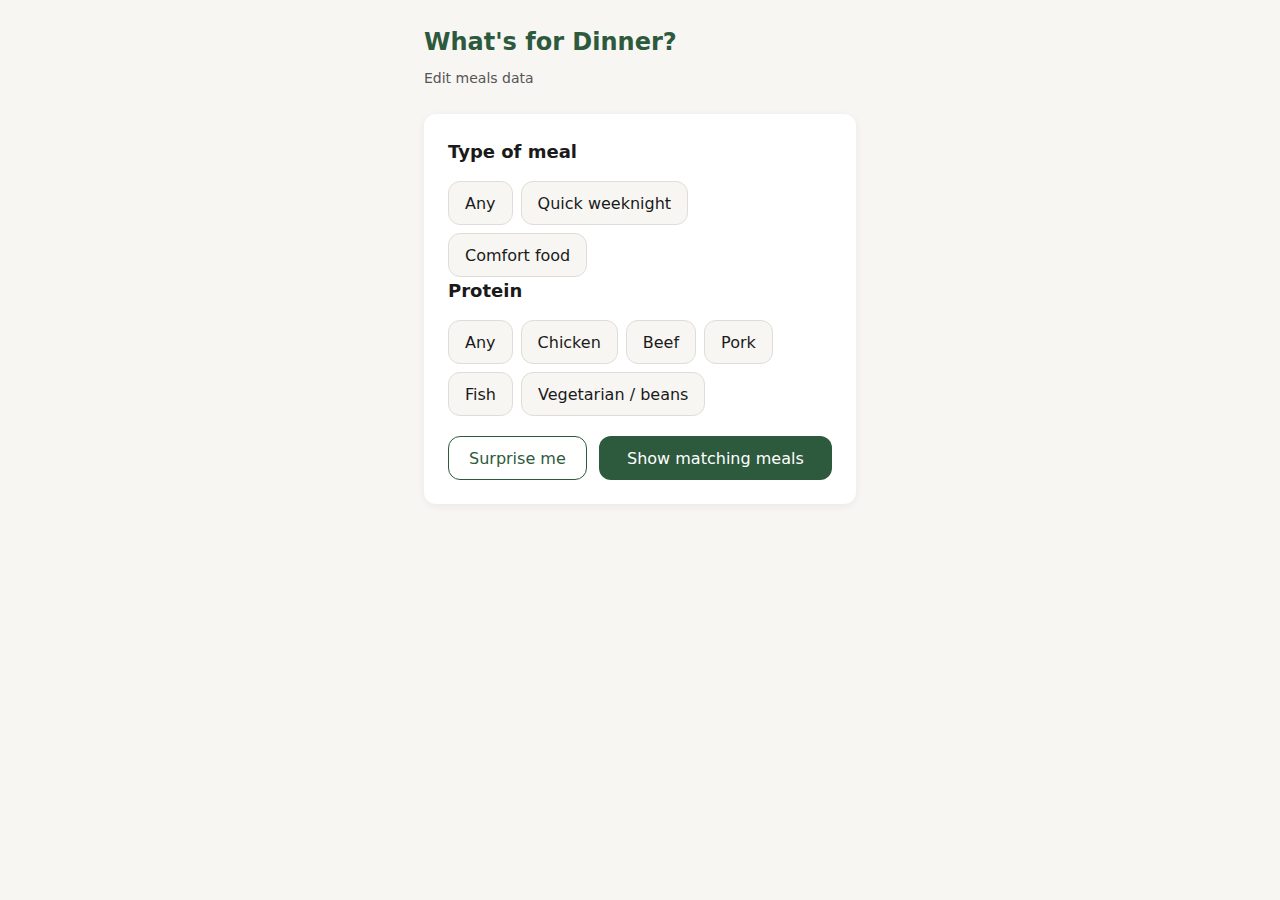
<file: index.html>
<!DOCTYPE html>
<html lang="en">
<head>
  <meta charset="UTF-8">
  <meta name="viewport" content="width=device-width, initial-scale=1.0">
  <title>What's for Dinner?</title>
  <link rel="stylesheet" href="css/style.css">
</head>
<body>
  <main class="app">
    <header class="header">
      <h1>What's for Dinner?</h1>
      <a href="editor.html" class="editor-link">Edit meals data</a>
    </header>

    <!-- Step: Options (meal type + protein on one screen) -->
    <section id="step-options" class="step" data-step="options">
      <h2>Type of meal</h2>
      <div id="meal-type-options" class="options"></div>
      <h2 class="option-group-label">Protein</h2>
      <div id="protein-options" class="options"></div>
      <div class="options-actions">
        <button type="button" class="btn btn-secondary" id="btn-surprise-both">Surprise me</button>
        <button type="button" class="btn btn-primary" id="btn-submit">Show matching meals</button>
      </div>
    </section>

    <!-- Step: Choices -->
    <section id="step-choices" class="step hidden" data-step="choices">
      <h2>Matching meals</h2>
      <div class="choices-toolbar">
        <label class="checkbox-label">
          <input type="checkbox" id="filter-favorites" />
          <span>Favorites only</span>
        </label>
      </div>
      <div id="meal-choices" class="meal-list"></div>
      <button type="button" class="btn btn-primary" id="btn-pick-for-me">Pick for me</button>
      <nav class="step-nav">
        <button type="button" class="btn btn-text" id="btn-back-choices">Change type or protein</button>
      </nav>
    </section>

    <!-- Step: Result -->
    <section id="step-result" class="step hidden" data-step="result">
      <h2>Tonight's pick</h2>
      <p id="result-meal" class="result-meal"></p>
      <nav class="step-nav">
        <button type="button" class="btn btn-primary" id="btn-start-over">Start over</button>
      </nav>
    </section>
  </main>

  <script src="js/app.js?v=2"></script>
</body>
</html>
</file>
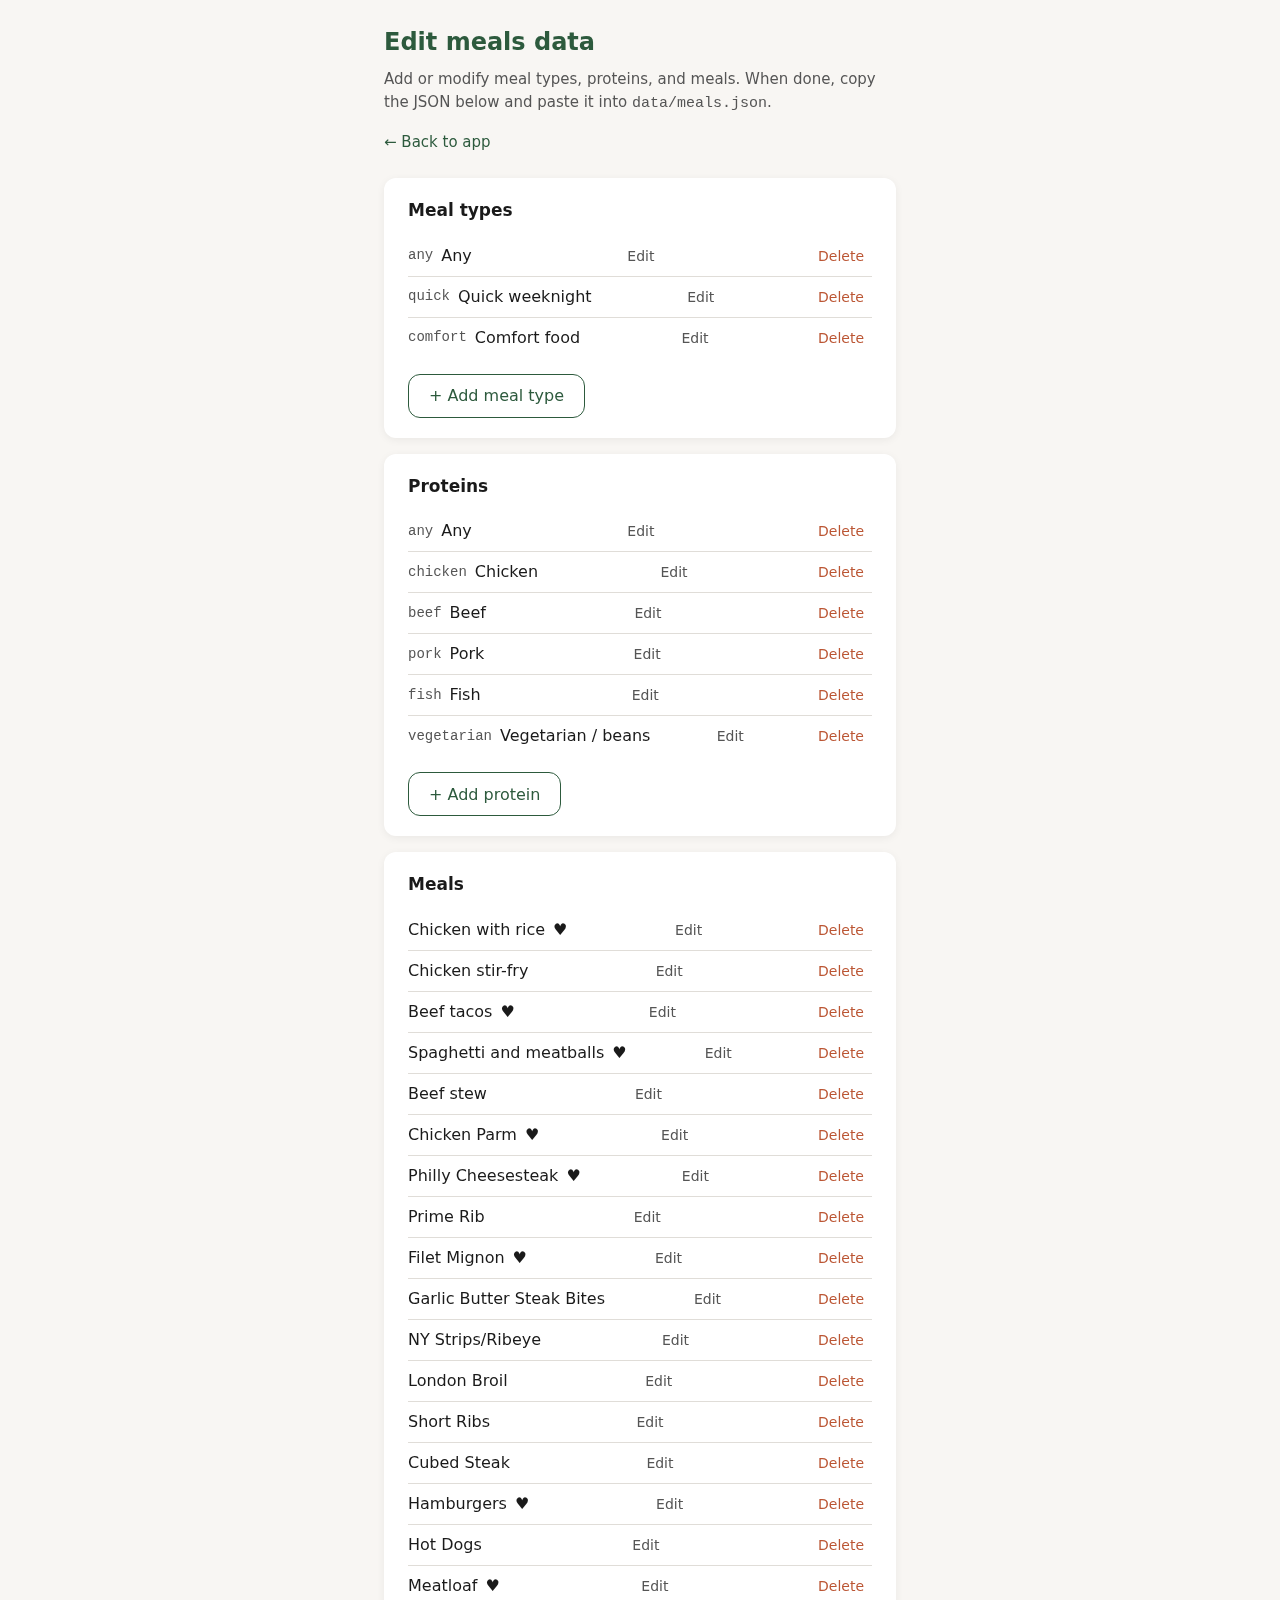
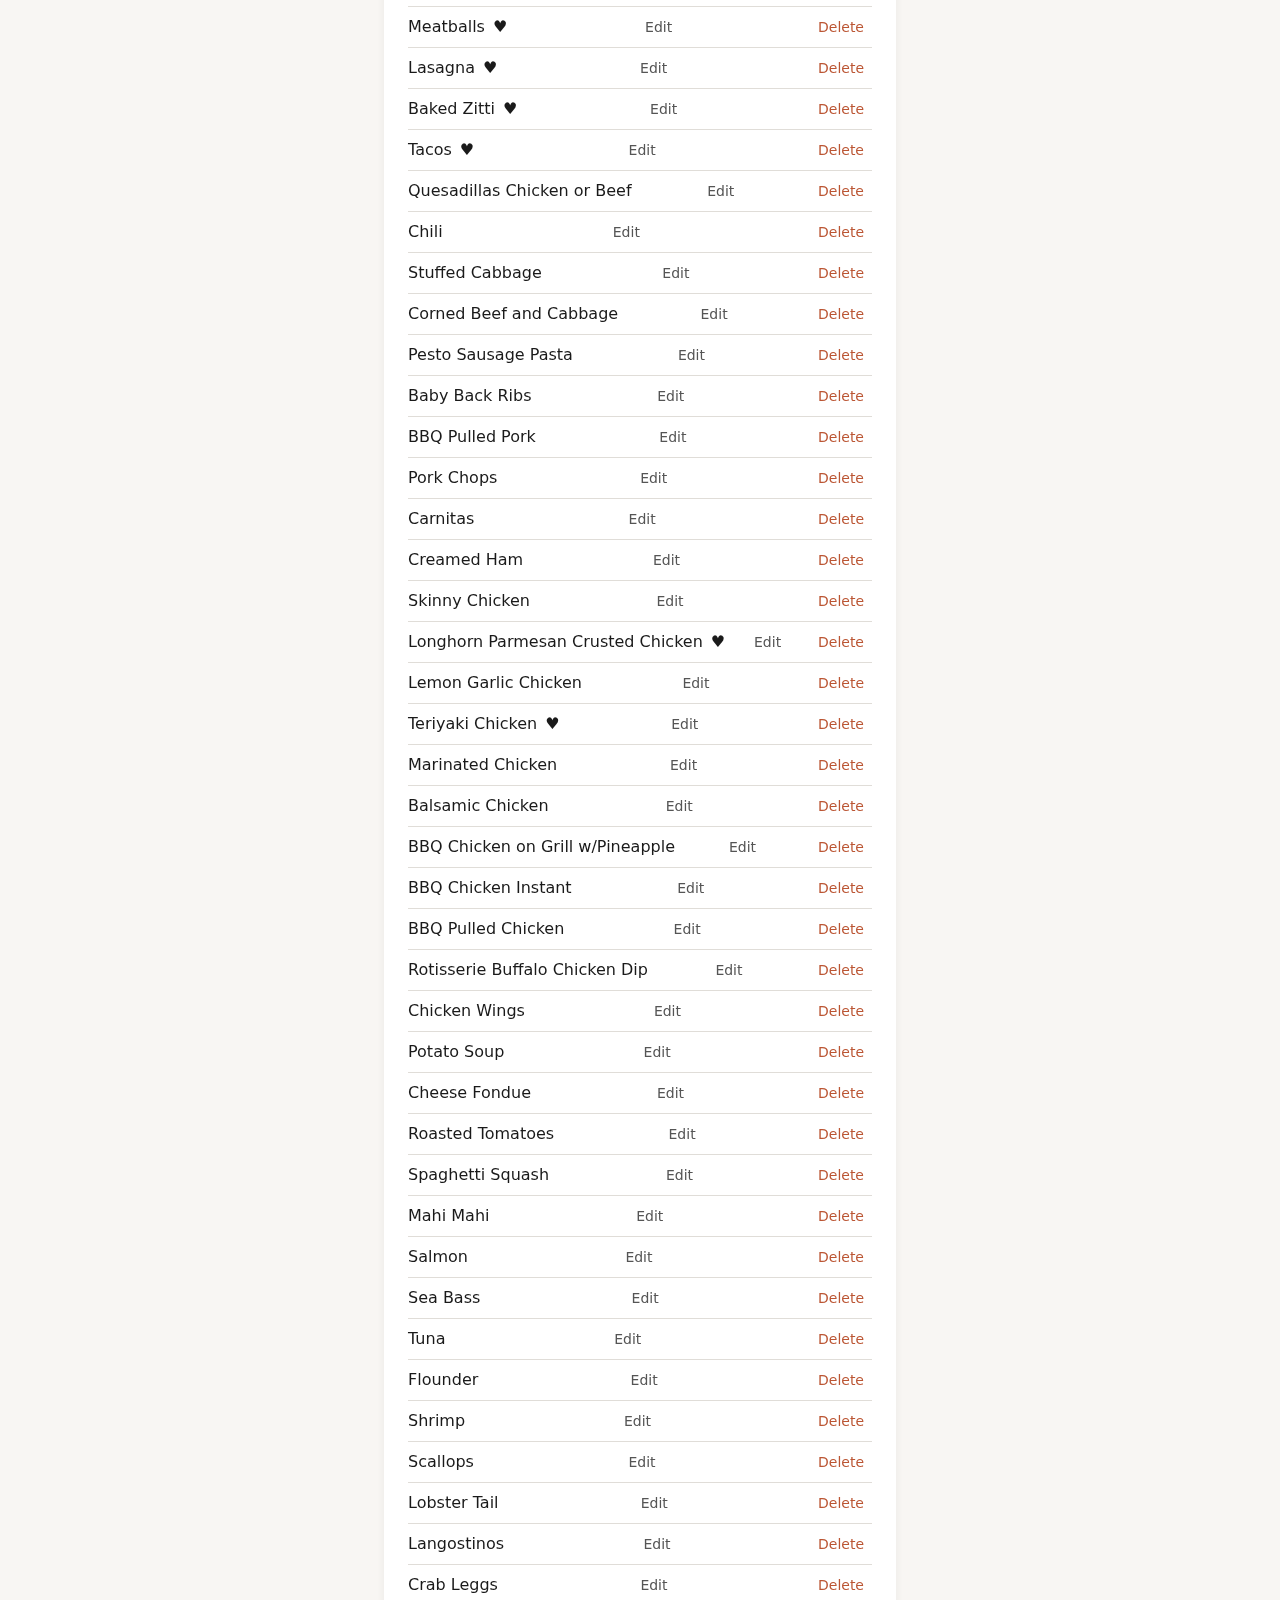
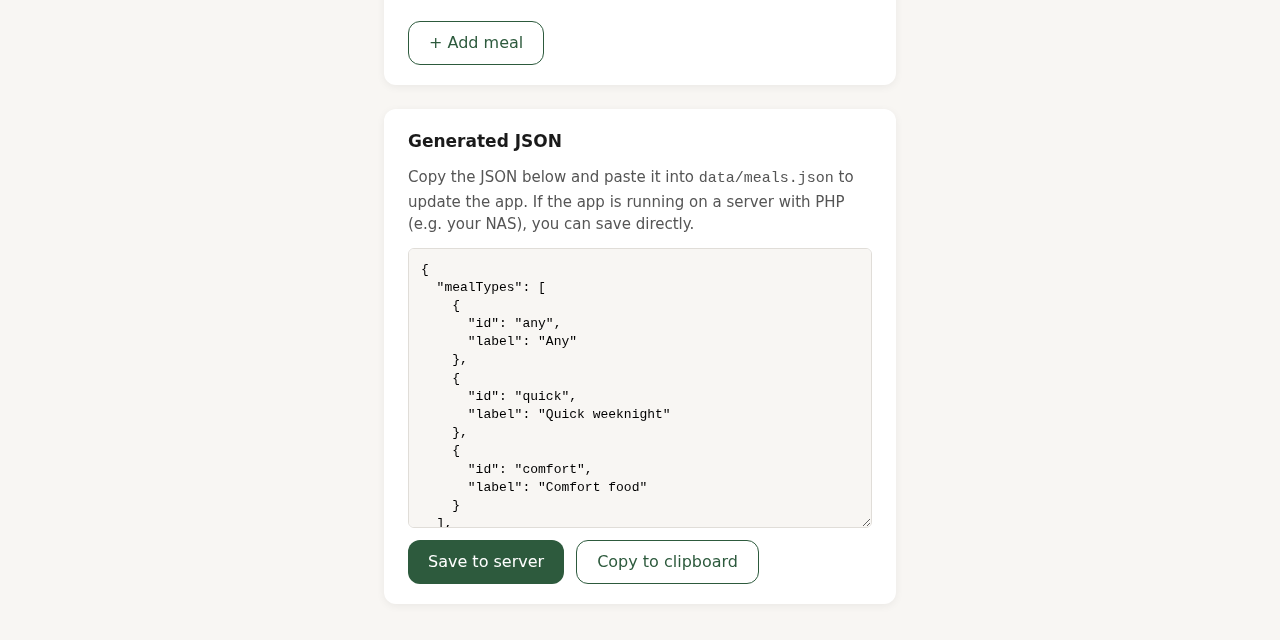
<file: editor.html>
<!DOCTYPE html>
<html lang="en">
<head>
  <meta charset="UTF-8">
  <meta name="viewport" content="width=device-width, initial-scale=1.0">
  <title>Edit meals data — What's for Dinner</title>
  <link rel="stylesheet" href="css/style.css">
  <link rel="stylesheet" href="css/editor.css">
</head>
<body>
  <main class="app editor-app">
    <header class="header">
      <h1>Edit meals data</h1>
      <p class="editor-intro">Add or modify meal types, proteins, and meals. When done, copy the JSON below and paste it into <code>data/meals.json</code>.</p>
      <a href="index.html" class="editor-back">← Back to app</a>
    </header>

    <!-- Meal types -->
    <section class="editor-section">
      <h2>Meal types</h2>
      <div id="meal-types-list" class="editor-list"></div>
      <button type="button" class="btn btn-secondary btn-add" id="btn-add-meal-type">+ Add meal type</button>
      <div id="meal-type-form" class="editor-form hidden">
        <label>Id <input type="text" id="meal-type-id" placeholder="e.g. quick" /></label>
        <label>Label <input type="text" id="meal-type-label" placeholder="e.g. Quick weeknight" /></label>
        <div class="editor-form-actions">
          <button type="button" class="btn btn-primary" id="btn-save-meal-type">Save</button>
          <button type="button" class="btn btn-text" id="btn-cancel-meal-type">Cancel</button>
        </div>
      </div>
    </section>

    <!-- Proteins -->
    <section class="editor-section">
      <h2>Proteins</h2>
      <div id="proteins-list" class="editor-list"></div>
      <button type="button" class="btn btn-secondary btn-add" id="btn-add-protein">+ Add protein</button>
      <div id="protein-form" class="editor-form hidden">
        <label>Id <input type="text" id="protein-id" placeholder="e.g. chicken" /></label>
        <label>Label <input type="text" id="protein-label" placeholder="e.g. Chicken" /></label>
        <div class="editor-form-actions">
          <button type="button" class="btn btn-primary" id="btn-save-protein">Save</button>
          <button type="button" class="btn btn-text" id="btn-cancel-protein">Cancel</button>
        </div>
      </div>
    </section>

    <!-- Meals -->
    <section class="editor-section">
      <h2>Meals</h2>
      <div id="meals-list" class="editor-list"></div>
      <button type="button" class="btn btn-secondary btn-add" id="btn-add-meal">+ Add meal</button>
      <div id="meal-form" class="editor-form hidden">
        <label>Name <input type="text" id="meal-name" placeholder="e.g. Grilled chicken with rice" /></label>
        <fieldset class="editor-checkboxes">
          <legend>Meal types</legend>
          <div id="meal-form-meal-types"></div>
        </fieldset>
        <fieldset class="editor-checkboxes">
          <legend>Proteins</legend>
          <div id="meal-form-proteins"></div>
        </fieldset>
        <label class="editor-checkbox-label">
          <input type="checkbox" id="meal-favorite" /> Favorite
        </label>
        <div class="editor-form-actions">
          <button type="button" class="btn btn-primary" id="btn-save-meal">Save</button>
          <button type="button" class="btn btn-text" id="btn-cancel-meal">Cancel</button>
        </div>
      </div>
    </section>

    <!-- Output JSON -->
    <section class="editor-section editor-output">
      <h2>Generated JSON</h2>
      <p class="editor-output-hint">Copy the JSON below and paste it into <code>data/meals.json</code> to update the app. If the app is running on a server with PHP (e.g. your NAS), you can save directly.</p>
      <textarea id="output-json" class="editor-textarea" readonly></textarea>
      <div class="editor-output-actions">
        <button type="button" class="btn btn-primary" id="btn-save-server">Save to server</button>
        <button type="button" class="btn btn-secondary" id="btn-copy-json">Copy to clipboard</button>
        <span id="save-server-status" class="editor-status" aria-live="polite"></span>
      </div>
    </section>
  </main>

  <script src="js/editor.js"></script>
</body>
</html>
</file>
<file: css/style.css>
/* What's for Dinner — MVP styles */
:root {
  --color-bg: #f8f6f3;
  --color-surface: #fff;
  --color-primary: #2d5a3d;
  --color-primary-hover: #234d32;
  --color-text: #1a1a1a;
  --color-text-muted: #555;
  --color-border: #e0ddd8;
  --color-favorite: #c45c5c;
  --radius: 12px;
  --shadow: 0 2px 8px rgba(0, 0, 0, 0.06);
  --touch-min: 44px;
}

*,
*::before,
*::after {
  box-sizing: border-box;
}

body {
  margin: 0;
  font-family: system-ui, -apple-system, Segoe UI, Roboto, sans-serif;
  font-size: 1rem;
  line-height: 1.5;
  color: var(--color-text);
  background: var(--color-bg);
  min-height: 100vh;
  -webkit-font-smoothing: antialiased;
}

.app {
  max-width: 480px;
  margin: 0 auto;
  padding: 1.5rem;
  min-height: 100vh;
}

/* Header */
.header {
  margin-bottom: 1.5rem;
}

.header h1 {
  margin: 0;
  font-size: 1.5rem;
  font-weight: 700;
  color: var(--color-primary);
}

.editor-link {
  display: inline-block;
  margin-top: 0.5rem;
  font-size: 0.875rem;
  color: var(--color-text-muted);
  text-decoration: none;
}

.editor-link:hover {
  color: var(--color-primary);
}

/* Steps */
.step {
  background: var(--color-surface);
  border-radius: var(--radius);
  padding: 1.5rem;
  box-shadow: var(--shadow);
}

.step.hidden {
  display: none;
}

.step-intro {
  margin: 0 0 1.25rem;
  color: var(--color-text-muted);
}

.step h2 {
  margin: 0 0 1rem;
  font-size: 1.125rem;
  font-weight: 600;
}

.option-group-label {
  margin-top: 1.25rem;
  margin-bottom: 0.5rem;
}

.options-actions {
  display: flex;
  flex-wrap: wrap;
  gap: 0.75rem;
  margin-top: 1.25rem;
  align-items: center;
}

.options-actions .btn-primary {
  flex: 1;
  min-width: 0;
}

/* Options grid (meal type, protein) */
.options {
  display: flex;
  flex-wrap: wrap;
  gap: 0.5rem;
  margin-bottom: 0;
}

.option-btn {
  min-height: var(--touch-min);
  padding: 0.6rem 1rem;
  font-size: 1rem;
  font-family: inherit;
  color: var(--color-text);
  background: var(--color-bg);
  border: 1px solid var(--color-border);
  border-radius: var(--radius);
  cursor: pointer;
  transition: background 0.15s, border-color 0.15s;
}

.option-btn:hover,
.option-btn:focus-visible {
  background: #eee;
  border-color: var(--color-primary);
  outline: none;
}

.option-btn.selected {
  background: var(--color-primary);
  border-color: var(--color-primary);
  color: #fff;
}

/* Buttons */
.btn {
  display: inline-block;
  min-height: var(--touch-min);
  padding: 0.6rem 1.25rem;
  font-size: 1rem;
  font-family: inherit;
  font-weight: 500;
  border: none;
  border-radius: var(--radius);
  cursor: pointer;
  transition: background 0.15s, color 0.15s;
}

.btn-primary {
  color: #fff;
  background: var(--color-primary);
}

.btn-primary:hover,
.btn-primary:focus-visible {
  background: var(--color-primary-hover);
  outline: none;
}

.btn-secondary {
  color: var(--color-primary);
  background: transparent;
  border: 1px solid var(--color-primary);
}

.btn-secondary:hover,
.btn-secondary:focus-visible {
  background: rgba(45, 90, 61, 0.08);
  outline: none;
}

.btn-text {
  color: var(--color-text-muted);
  background: transparent;
}

.btn-text:hover,
.btn-text:focus-visible {
  color: var(--color-text);
  outline: none;
}

/* Step nav */
.step-nav {
  margin-top: 1.25rem;
  padding-top: 1rem;
  border-top: 1px solid var(--color-border);
}

/* Choices toolbar */
.choices-toolbar {
  margin-bottom: 1rem;
}

.checkbox-label {
  display: inline-flex;
  align-items: center;
  gap: 0.5rem;
  cursor: pointer;
  font-size: 0.9375rem;
  color: var(--color-text-muted);
}

.checkbox-label input {
  width: 1.125rem;
  height: 1.125rem;
  accent-color: var(--color-primary);
}

/* Meal list */
.meal-list {
  list-style: none;
  margin: 0 0 1rem;
  padding: 0;
}

.meal-item {
  min-height: var(--touch-min);
  display: flex;
  align-items: center;
  gap: 0.5rem;
  padding: 0.75rem 0;
  border-bottom: 1px solid var(--color-border);
}

.meal-item:last-child {
  border-bottom: none;
}

.meal-item button {
  flex: 1;
  text-align: left;
  padding: 0;
  font-size: 1rem;
  font-family: inherit;
  color: var(--color-text);
  background: none;
  border: none;
  cursor: pointer;
}

.meal-item button:hover,
.meal-item button:focus-visible {
  color: var(--color-primary);
  outline: none;
}

.meal-item .favorite-icon {
  color: var(--color-favorite);
  font-size: 1.25rem;
  line-height: 1;
  flex-shrink: 0;
}

.meal-item .favorite-icon.empty {
  color: transparent;
}

/* Result */
.result-meal {
  font-size: 1.25rem;
  font-weight: 600;
  margin: 0 0 1rem;
}

.result-meal .favorite-icon {
  color: var(--color-favorite);
  margin-right: 0.25rem;
}

/* Responsive / touch */
@media (max-width: 480px) {
  .app {
    padding: 1rem;
  }

  .step {
    padding: 1.25rem;
  }

  .options {
    gap: 0.5rem;
  }

  .option-btn {
    flex: 1 1 calc(50% - 0.25rem);
    min-width: 0;
  }
}
</file>
<file: css/editor.css>
/* Editor page — Edit meals data */
.editor-app {
  max-width: 560px;
}

.editor-intro {
  margin: 0.5rem 0 0;
  font-size: 0.9375rem;
  color: var(--color-text-muted);
}

.editor-back {
  display: inline-block;
  margin-top: 1rem;
  font-size: 0.9375rem;
  color: var(--color-primary);
  text-decoration: none;
}

.editor-back:hover {
  text-decoration: underline;
}

.editor-section {
  background: var(--color-surface);
  border-radius: var(--radius);
  padding: 1.25rem 1.5rem;
  margin-bottom: 1rem;
  box-shadow: var(--shadow);
}

.editor-section h2 {
  margin: 0 0 0.75rem;
  font-size: 1.0625rem;
  font-weight: 600;
}

.editor-list {
  margin-bottom: 0.75rem;
}

.editor-row {
  display: flex;
  flex-wrap: wrap;
  align-items: center;
  gap: 0.5rem;
  padding: 0.5rem 0;
  border-bottom: 1px solid var(--color-border);
}

.editor-row:last-child {
  border-bottom: none;
}

.editor-row-id,
.editor-row-label,
.editor-row-name {
  flex: 0 1 auto;
  min-width: 0;
}

.editor-row-id {
  font-family: ui-monospace, monospace;
  font-size: 0.875rem;
  color: var(--color-text-muted);
}

.editor-btn {
  margin-left: auto;
  font-size: 0.875rem;
  padding: 0.25rem 0.5rem;
  min-height: 0;
}

.editor-btn-del {
  color: #b53;
}

.editor-btn-del:hover {
  color: #c00;
}

.btn-add {
  margin-top: 0.25rem;
}

.editor-form {
  margin-top: 1rem;
  padding-top: 1rem;
  border-top: 1px solid var(--color-border);
}

.editor-form.hidden {
  display: none;
}

.editor-form label {
  display: block;
  margin-bottom: 0.75rem;
  font-size: 0.9375rem;
  font-weight: 500;
}

.editor-form label input[type="text"] {
  display: block;
  width: 100%;
  max-width: 20rem;
  margin-top: 0.25rem;
  padding: 0.5rem 0.75rem;
  font-size: 1rem;
  font-family: inherit;
  border: 1px solid var(--color-border);
  border-radius: 6px;
}

.editor-form fieldset {
  margin: 1rem 0;
  padding: 0.75rem;
  border: 1px solid var(--color-border);
  border-radius: 6px;
}

.editor-form legend {
  font-size: 0.9375rem;
  font-weight: 500;
  padding: 0 0.25rem;
}

.editor-checkboxes {
  display: flex;
  flex-wrap: wrap;
  gap: 0.5rem 1rem;
}

.editor-checkbox-item {
  display: inline-flex;
  align-items: center;
  gap: 0.35rem;
  font-weight: normal;
  cursor: pointer;
}

.editor-checkbox-label {
  display: inline-flex;
  align-items: center;
  gap: 0.5rem;
  margin-top: 0.75rem;
  cursor: pointer;
}

.editor-form-actions {
  margin-top: 1rem;
  display: flex;
  gap: 0.5rem;
}

.editor-output {
  margin-top: 1.5rem;
}

.editor-output-hint {
  margin: 0 0 0.75rem;
  font-size: 0.9375rem;
  color: var(--color-text-muted);
}

.editor-textarea {
  display: block;
  width: 100%;
  min-height: 280px;
  margin-bottom: 0.75rem;
  padding: 0.75rem;
  font-family: ui-monospace, monospace;
  font-size: 0.8125rem;
  line-height: 1.4;
  border: 1px solid var(--color-border);
  border-radius: 6px;
  background: var(--color-bg);
  resize: vertical;
}

.editor-textarea:focus {
  outline: 2px solid var(--color-primary);
  outline-offset: 1px;
}

.editor-output-actions {
  display: flex;
  flex-wrap: wrap;
  align-items: center;
  gap: 0.75rem;
  margin-top: 0.75rem;
}

.editor-output .btn {
  margin-top: 0;
}

.editor-status {
  font-size: 0.9375rem;
  color: var(--color-text-muted);
}

.editor-status-error {
  color: #b53;
}
</file>
